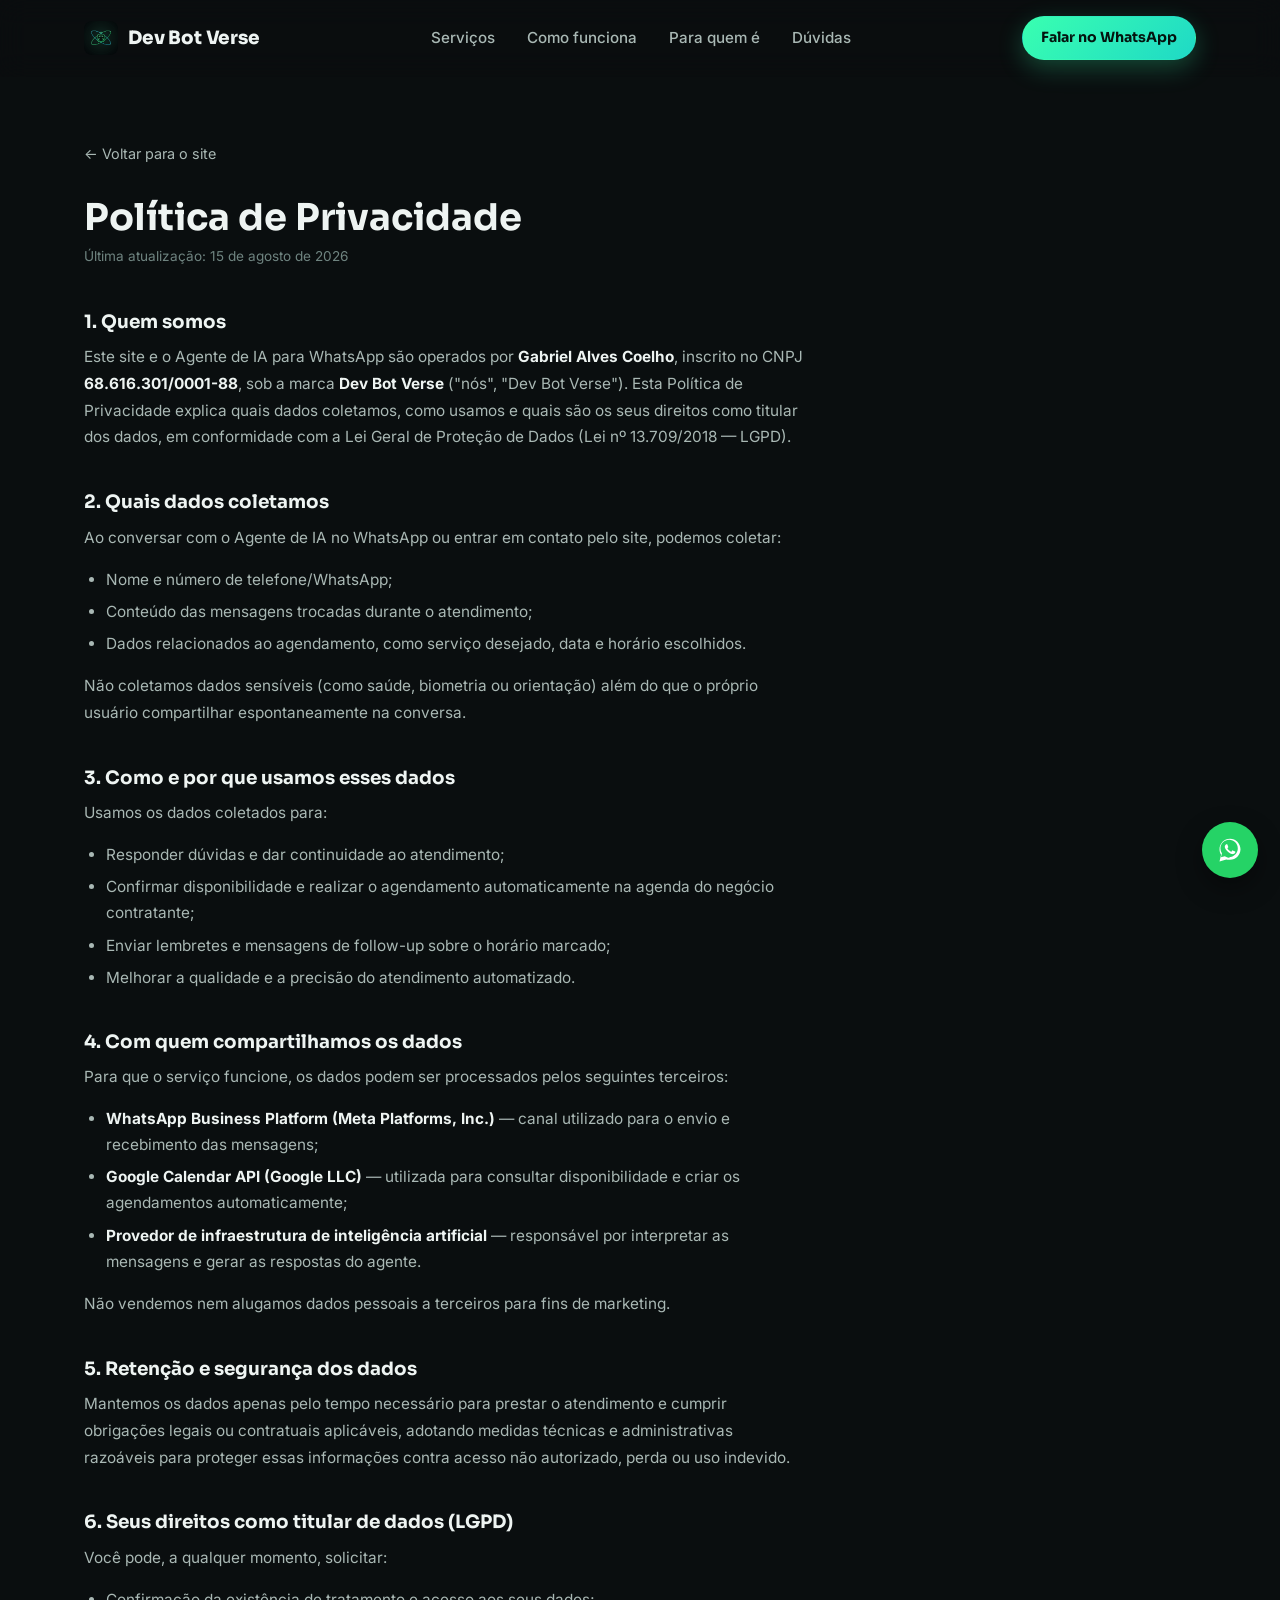
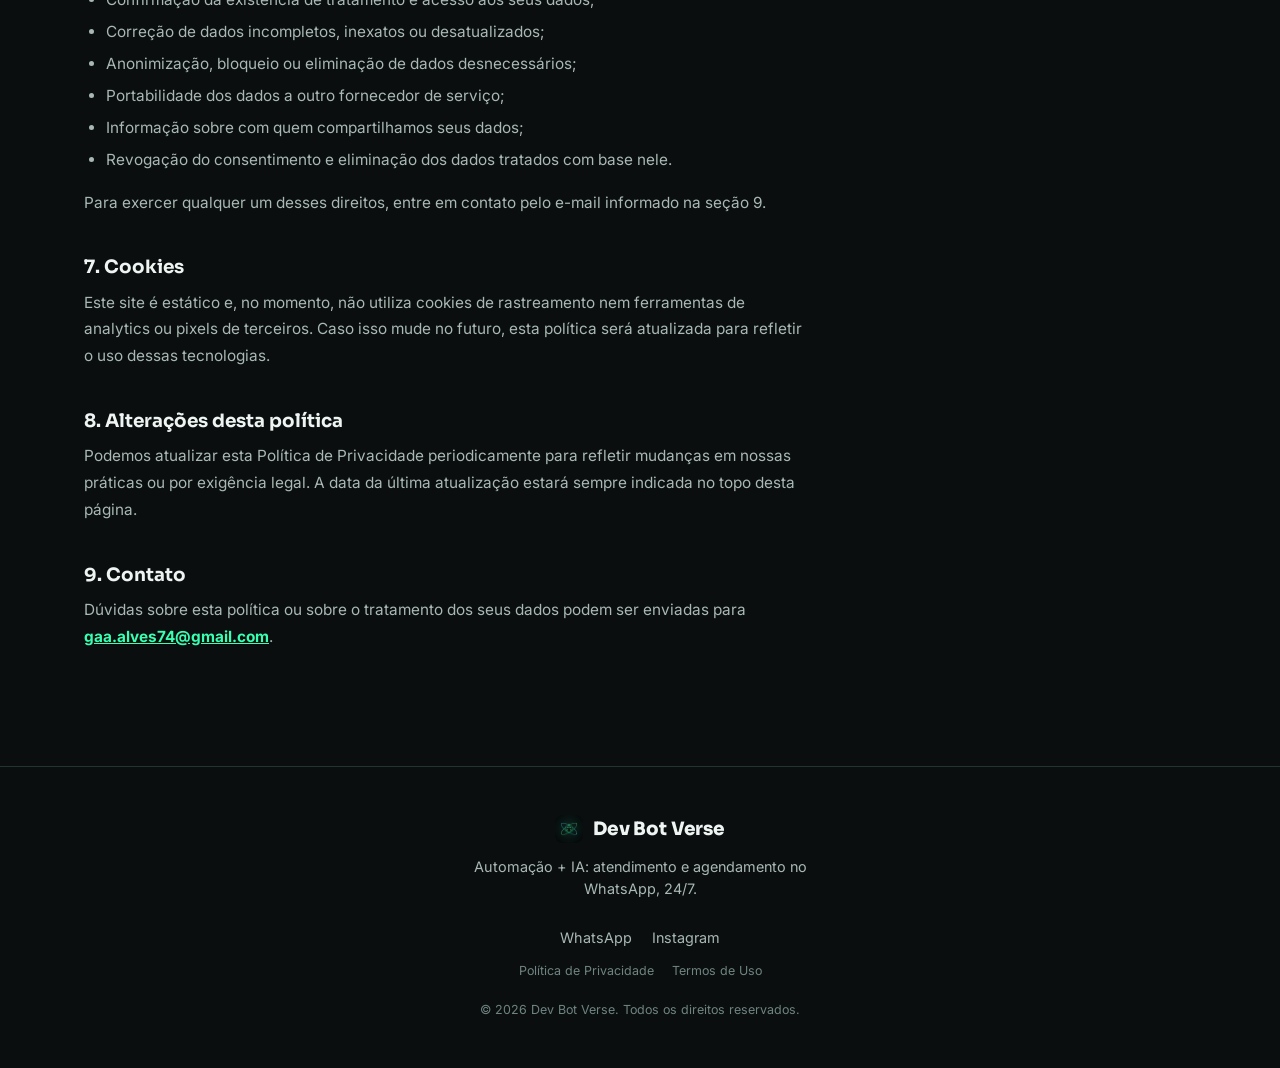
<file: privacidade.html>
<!DOCTYPE html>
<html lang="pt-BR">
<head>
<!-- Google tag (gtag.js) -->
<script async src="https://www.googletagmanager.com/gtag/js?id=AW-18513214392"></script>
<script>
  window.dataLayer = window.dataLayer || [];
  function gtag(){dataLayer.push(arguments);}
  gtag('js', new Date());
  gtag('config', 'AW-18513214392');
</script>
<meta charset="UTF-8">
<meta name="viewport" content="width=device-width, initial-scale=1.0">
<title>Política de Privacidade | Dev Bot Verse</title>
<meta name="description" content="Política de Privacidade da Dev Bot Verse: como coletamos, usamos e protegemos os dados de quem interage com nosso site e com o Agente de IA no WhatsApp.">
<meta name="robots" content="noindex">

<link rel="canonical" href="https://devbotverse.com.br/privacidade.html">
<link rel="icon" type="image/png" href="assets/logo.png">
<link rel="preconnect" href="https://fonts.googleapis.com">
<link rel="preconnect" href="https://fonts.gstatic.com" crossorigin>
<link href="https://fonts.googleapis.com/css2?family=Sora:wght@400;600;700;800&family=Inter:wght@400;500;600&display=swap" rel="stylesheet">
<link rel="stylesheet" href="css/style.css">
</head>
<body>

<a class="skip-link" href="#main">Pular para o conteúdo</a>

<header class="site-header" id="siteHeader">
  <div class="container header-inner">
    <a href="index.html" class="brand">
      <img src="assets/logo.png" alt="" class="brand-mark" width="34" height="34">
      <span class="brand-name">Dev Bot Verse</span>
    </a>

    <nav class="nav" id="mainNav">
      <a href="index.html#servicos">Serviços</a>
      <a href="index.html#como-funciona">Como funciona</a>
      <a href="index.html#para-quem">Para quem é</a>
      <a href="index.html#faq">Dúvidas</a>
    </nav>

    <div class="header-actions">
      <a class="btn btn-primary btn-sm" href="https://wa.me/5511974729278?text=Oi!%20Quero%20entender%20como%20funciona%20o%20Agente%20de%20IA%20da%20Dev%20Bot%20Verse" target="_blank" rel="noopener">
        Falar no WhatsApp
      </a>
      <button class="nav-toggle" id="navToggle" aria-label="Abrir menu" aria-expanded="false" aria-controls="mainNav">
        <span></span><span></span><span></span>
      </button>
    </div>
  </div>
</header>

<main id="main">
  <section class="legal-page">
    <div class="container">
      <a class="legal-back" href="index.html">← Voltar para o site</a>

      <div class="legal-header">
        <h1>Política de Privacidade</h1>
        <p class="legal-updated">Última atualização: 15 de agosto de 2026</p>
      </div>

      <article class="legal-content">
        <h2>1. Quem somos</h2>
        <p>
          Este site e o Agente de IA para WhatsApp são operados por <strong>Gabriel Alves Coelho</strong>,
          inscrito no CNPJ <strong>68.616.301/0001-88</strong>, sob a marca <strong>Dev Bot Verse</strong>
          ("nós", "Dev Bot Verse"). Esta Política de Privacidade explica quais dados coletamos, como
          usamos e quais são os seus direitos como titular dos dados, em conformidade com a Lei Geral
          de Proteção de Dados (Lei nº 13.709/2018 — LGPD).
        </p>

        <h2>2. Quais dados coletamos</h2>
        <p>Ao conversar com o Agente de IA no WhatsApp ou entrar em contato pelo site, podemos coletar:</p>
        <ul>
          <li>Nome e número de telefone/WhatsApp;</li>
          <li>Conteúdo das mensagens trocadas durante o atendimento;</li>
          <li>Dados relacionados ao agendamento, como serviço desejado, data e horário escolhidos.</li>
        </ul>
        <p>Não coletamos dados sensíveis (como saúde, biometria ou orientação) além do que o próprio usuário compartilhar espontaneamente na conversa.</p>

        <h2>3. Como e por que usamos esses dados</h2>
        <p>Usamos os dados coletados para:</p>
        <ul>
          <li>Responder dúvidas e dar continuidade ao atendimento;</li>
          <li>Confirmar disponibilidade e realizar o agendamento automaticamente na agenda do negócio contratante;</li>
          <li>Enviar lembretes e mensagens de follow-up sobre o horário marcado;</li>
          <li>Melhorar a qualidade e a precisão do atendimento automatizado.</li>
        </ul>

        <h2>4. Com quem compartilhamos os dados</h2>
        <p>Para que o serviço funcione, os dados podem ser processados pelos seguintes terceiros:</p>
        <ul>
          <li><strong>WhatsApp Business Platform (Meta Platforms, Inc.)</strong> — canal utilizado para o envio e recebimento das mensagens;</li>
          <li><strong>Google Calendar API (Google LLC)</strong> — utilizada para consultar disponibilidade e criar os agendamentos automaticamente;</li>
          <li><strong>Provedor de infraestrutura de inteligência artificial</strong> — responsável por interpretar as mensagens e gerar as respostas do agente.</li>
        </ul>
        <p>Não vendemos nem alugamos dados pessoais a terceiros para fins de marketing.</p>

        <h2>5. Retenção e segurança dos dados</h2>
        <p>
          Mantemos os dados apenas pelo tempo necessário para prestar o atendimento e cumprir
          obrigações legais ou contratuais aplicáveis, adotando medidas técnicas e administrativas
          razoáveis para proteger essas informações contra acesso não autorizado, perda ou uso indevido.
        </p>

        <h2>6. Seus direitos como titular de dados (LGPD)</h2>
        <p>Você pode, a qualquer momento, solicitar:</p>
        <ul>
          <li>Confirmação da existência de tratamento e acesso aos seus dados;</li>
          <li>Correção de dados incompletos, inexatos ou desatualizados;</li>
          <li>Anonimização, bloqueio ou eliminação de dados desnecessários;</li>
          <li>Portabilidade dos dados a outro fornecedor de serviço;</li>
          <li>Informação sobre com quem compartilhamos seus dados;</li>
          <li>Revogação do consentimento e eliminação dos dados tratados com base nele.</li>
        </ul>
        <p>Para exercer qualquer um desses direitos, entre em contato pelo e-mail informado na seção 9.</p>

        <h2>7. Cookies</h2>
        <p>
          Este site é estático e, no momento, não utiliza cookies de rastreamento nem ferramentas de
          analytics ou pixels de terceiros. Caso isso mude no futuro, esta política será atualizada
          para refletir o uso dessas tecnologias.
        </p>

        <h2>8. Alterações desta política</h2>
        <p>
          Podemos atualizar esta Política de Privacidade periodicamente para refletir mudanças em
          nossas práticas ou por exigência legal. A data da última atualização estará sempre indicada
          no topo desta página.
        </p>

        <h2>9. Contato</h2>
        <p>
          Dúvidas sobre esta política ou sobre o tratamento dos seus dados podem ser enviadas para
          <strong> <a href="mailto:gaa.alves74@gmail.com">gaa.alves74@gmail.com</a></strong>.
        </p>
      </article>
    </div>
  </section>
</main>

<footer class="site-footer">
  <div class="container footer-inner">
    <a href="index.html" class="brand">
      <img src="assets/logo.png" alt="" class="brand-mark" width="28" height="28">
      <span class="brand-name">Dev Bot Verse</span>
    </a>
    <p class="footer-tagline">Automação + IA: atendimento e agendamento no WhatsApp, 24/7.</p>
    <div class="footer-links">
      <a href="https://wa.me/5511974729278" target="_blank" rel="noopener">WhatsApp</a>
      <a href="https://instagram.com/devbotverse" target="_blank" rel="noopener">Instagram</a>
    </div>
    <div class="footer-legal">
      <a href="privacidade.html">Política de Privacidade</a>
      <a href="termos-de-uso.html">Termos de Uso</a>
    </div>
    <p class="footer-copy">© <span id="year"></span> Dev Bot Verse. Todos os direitos reservados.</p>
  </div>
</footer>

<a class="wa-float" href="https://wa.me/5511974729278?text=Oi!%20Quero%20entender%20como%20funciona%20o%20Agente%20de%20IA%20da%20Dev%20Bot%20Verse" target="_blank" rel="noopener" aria-label="Falar no WhatsApp">
  <svg viewBox="0 0 32 32" width="28" height="28" fill="currentColor" aria-hidden="true"><path d="M16.02 3C9.4 3 4.02 8.38 4.02 15c0 2.36.66 4.56 1.8 6.44L4 29l7.76-2.02A11.9 11.9 0 0 0 16.02 27C22.64 27 28 21.62 28 15S22.64 3 16.02 3zm0 21.8c-1.98 0-3.83-.55-5.4-1.5l-.39-.23-4.6 1.2 1.23-4.48-.25-.4a9.7 9.7 0 0 1-1.5-5.2c0-5.4 4.4-9.8 9.9-9.8 5.5 0 9.9 4.4 9.9 9.8s-4.4 9.8-9.9 9.8zm5.4-7.34c-.3-.15-1.76-.87-2.03-.97-.27-.1-.47-.15-.66.15-.2.3-.76.97-.93 1.17-.17.2-.34.22-.63.07-.3-.15-1.25-.46-2.38-1.47-.88-.78-1.47-1.75-1.65-2.05-.17-.3-.02-.46.13-.6.13-.13.3-.34.44-.5.15-.17.2-.3.3-.5.1-.2.05-.37-.02-.52-.08-.15-.66-1.6-.9-2.18-.24-.58-.48-.5-.66-.5h-.56c-.2 0-.52.07-.79.37-.27.3-1.03 1-1.03 2.45s1.06 2.85 1.2 3.05c.15.2 2.1 3.2 5.08 4.5.71.3 1.26.49 1.7.62.71.23 1.36.2 1.87.12.57-.08 1.76-.72 2-1.42.25-.7.25-1.3.17-1.42-.07-.13-.27-.2-.56-.35z"/></svg>
</a>

<script src="js/script.js"></script>
<!-- Conversão: Clique WhatsApp -->
<script>
document.addEventListener('click', function (e) {
  var link = e.target.closest('a[href*="wa.me"], a[href*="api.whatsapp.com"]');
  if (!link) return;
  gtag('event', 'conversion', {
    'send_to': 'AW-18513214392/4NEHCP_4jZ4dELj35PtE',
    'transport_type': 'beacon'
  });
});
</script>
</body>
</html>
</file>
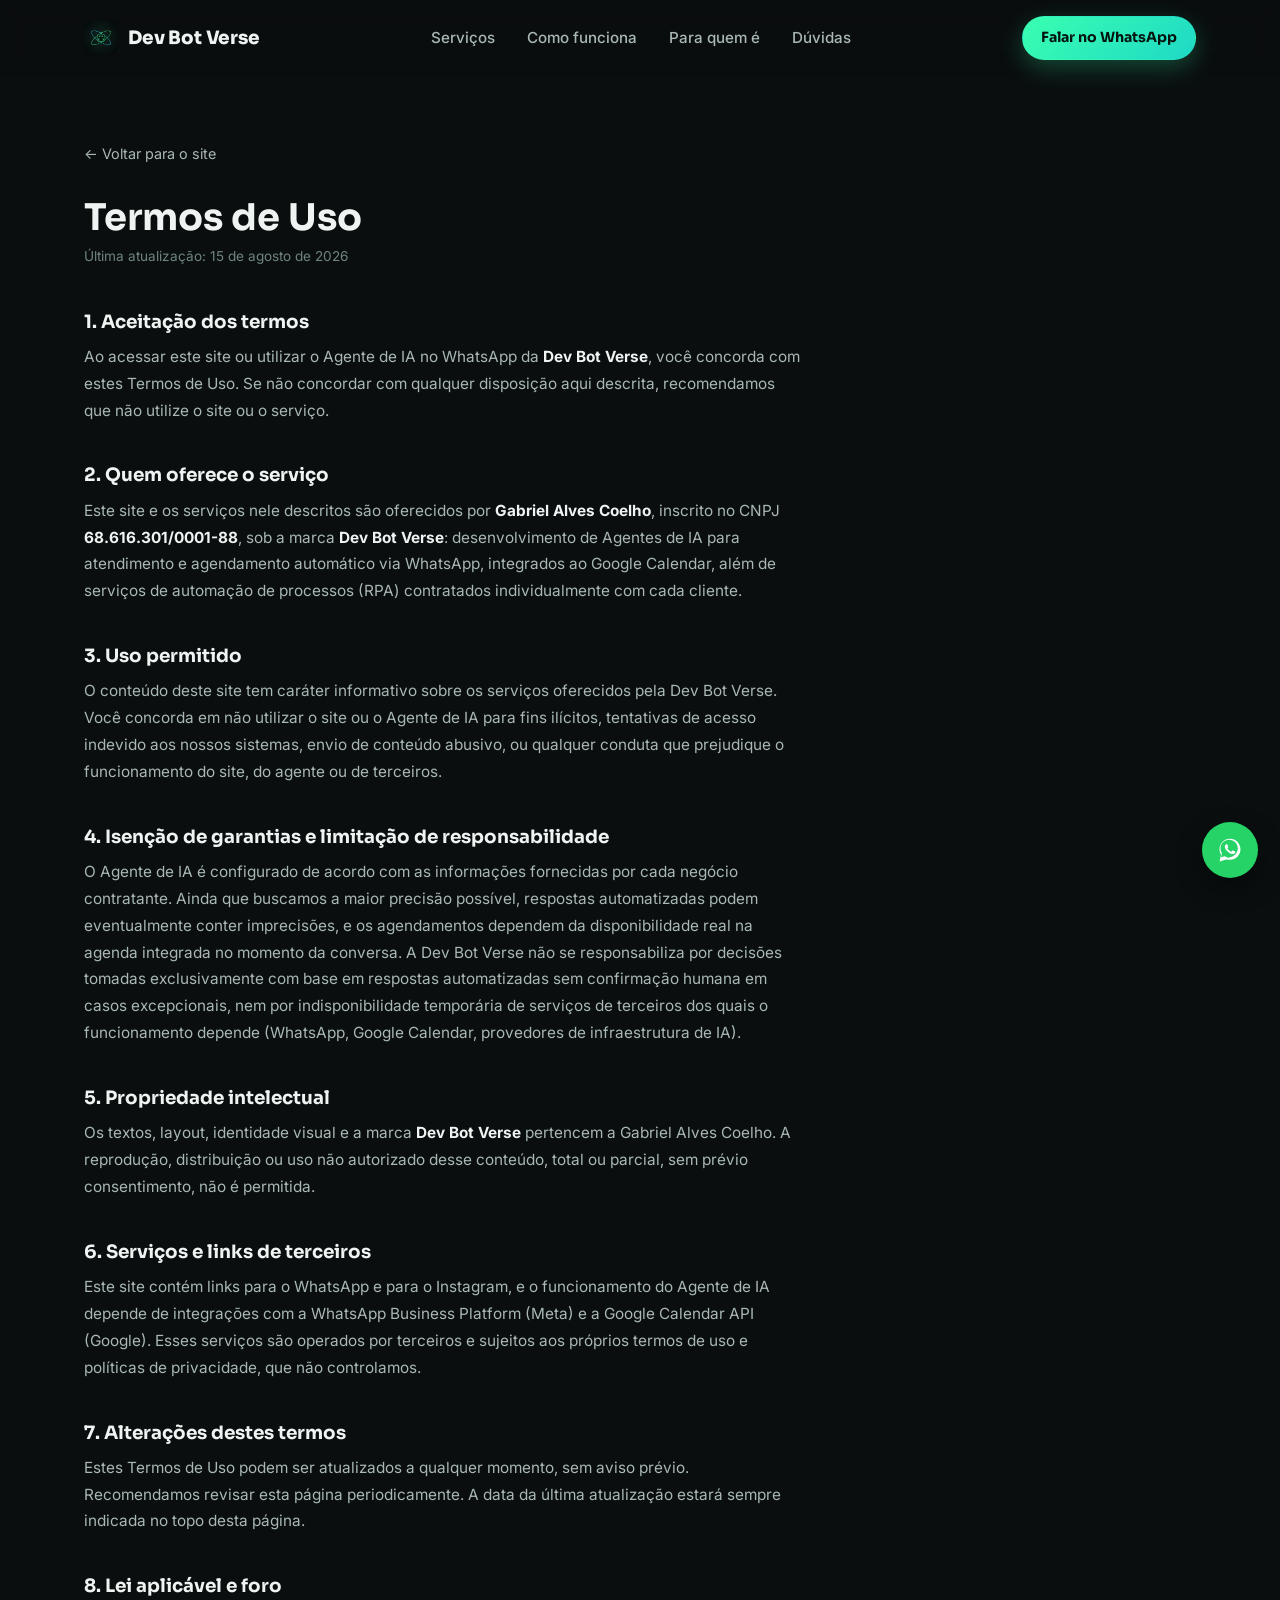
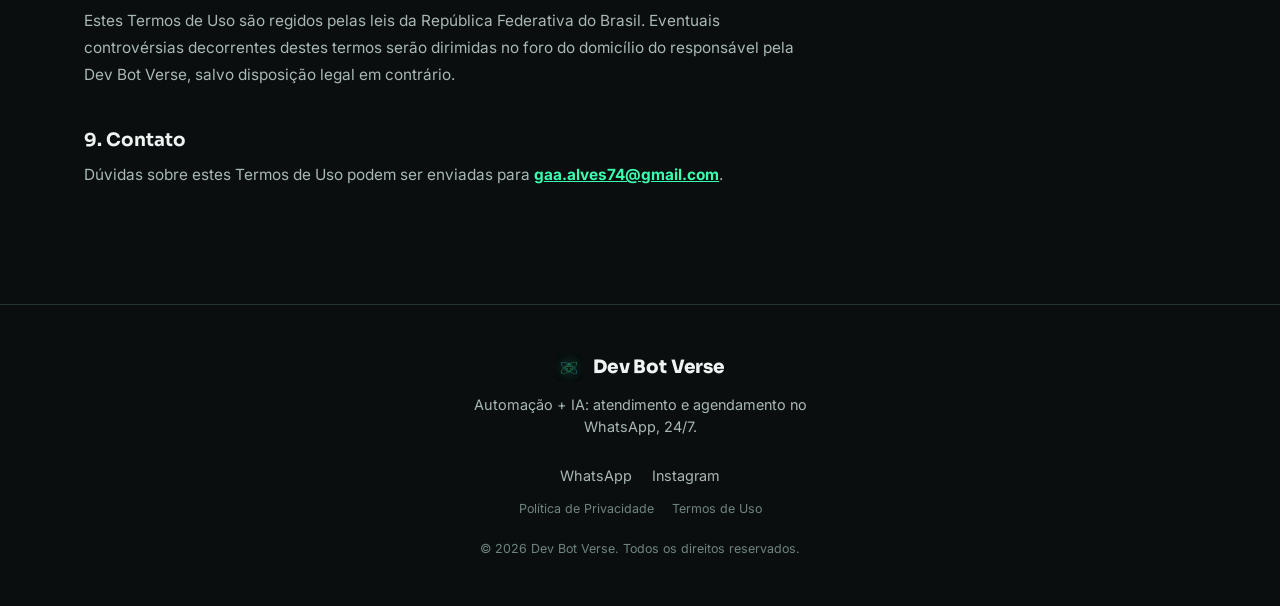
<file: termos-de-uso.html>
<!DOCTYPE html>
<html lang="pt-BR">
<head>
<!-- Google tag (gtag.js) -->
<script async src="https://www.googletagmanager.com/gtag/js?id=AW-18513214392"></script>
<script>
  window.dataLayer = window.dataLayer || [];
  function gtag(){dataLayer.push(arguments);}
  gtag('js', new Date());
  gtag('config', 'AW-18513214392');
</script>
<meta charset="UTF-8">
<meta name="viewport" content="width=device-width, initial-scale=1.0">
<title>Termos de Uso | Dev Bot Verse</title>
<meta name="description" content="Termos de Uso da Dev Bot Verse: condições para uso do site e do Agente de IA para WhatsApp.">
<meta name="robots" content="noindex">

<link rel="canonical" href="https://devbotverse.com.br/termos-de-uso.html">
<link rel="icon" type="image/png" href="assets/logo.png">
<link rel="preconnect" href="https://fonts.googleapis.com">
<link rel="preconnect" href="https://fonts.gstatic.com" crossorigin>
<link href="https://fonts.googleapis.com/css2?family=Sora:wght@400;600;700;800&family=Inter:wght@400;500;600&display=swap" rel="stylesheet">
<link rel="stylesheet" href="css/style.css">
</head>
<body>

<a class="skip-link" href="#main">Pular para o conteúdo</a>

<header class="site-header" id="siteHeader">
  <div class="container header-inner">
    <a href="index.html" class="brand">
      <img src="assets/logo.png" alt="" class="brand-mark" width="34" height="34">
      <span class="brand-name">Dev Bot Verse</span>
    </a>

    <nav class="nav" id="mainNav">
      <a href="index.html#servicos">Serviços</a>
      <a href="index.html#como-funciona">Como funciona</a>
      <a href="index.html#para-quem">Para quem é</a>
      <a href="index.html#faq">Dúvidas</a>
    </nav>

    <div class="header-actions">
      <a class="btn btn-primary btn-sm" href="https://wa.me/5511974729278?text=Oi!%20Quero%20entender%20como%20funciona%20o%20Agente%20de%20IA%20da%20Dev%20Bot%20Verse" target="_blank" rel="noopener">
        Falar no WhatsApp
      </a>
      <button class="nav-toggle" id="navToggle" aria-label="Abrir menu" aria-expanded="false" aria-controls="mainNav">
        <span></span><span></span><span></span>
      </button>
    </div>
  </div>
</header>

<main id="main">
  <section class="legal-page">
    <div class="container">
      <a class="legal-back" href="index.html">← Voltar para o site</a>

      <div class="legal-header">
        <h1>Termos de Uso</h1>
        <p class="legal-updated">Última atualização: 15 de agosto de 2026</p>
      </div>

      <article class="legal-content">
        <h2>1. Aceitação dos termos</h2>
        <p>
          Ao acessar este site ou utilizar o Agente de IA no WhatsApp da <strong>Dev Bot Verse</strong>,
          você concorda com estes Termos de Uso. Se não concordar com qualquer disposição aqui descrita,
          recomendamos que não utilize o site ou o serviço.
        </p>

        <h2>2. Quem oferece o serviço</h2>
        <p>
          Este site e os serviços nele descritos são oferecidos por <strong>Gabriel Alves Coelho</strong>,
          inscrito no CNPJ <strong>68.616.301/0001-88</strong>, sob a marca <strong>Dev Bot Verse</strong>:
          desenvolvimento de Agentes de IA para atendimento e agendamento automático via WhatsApp,
          integrados ao Google Calendar, além de serviços de automação de processos (RPA) contratados
          individualmente com cada cliente.
        </p>

        <h2>3. Uso permitido</h2>
        <p>
          O conteúdo deste site tem caráter informativo sobre os serviços oferecidos pela Dev Bot Verse.
          Você concorda em não utilizar o site ou o Agente de IA para fins ilícitos, tentativas de acesso
          indevido aos nossos sistemas, envio de conteúdo abusivo, ou qualquer conduta que prejudique o
          funcionamento do site, do agente ou de terceiros.
        </p>

        <h2>4. Isenção de garantias e limitação de responsabilidade</h2>
        <p>
          O Agente de IA é configurado de acordo com as informações fornecidas por cada negócio
          contratante. Ainda que buscamos a maior precisão possível, respostas automatizadas podem
          eventualmente conter imprecisões, e os agendamentos dependem da disponibilidade real na
          agenda integrada no momento da conversa. A Dev Bot Verse não se responsabiliza por decisões
          tomadas exclusivamente com base em respostas automatizadas sem confirmação humana em casos
          excepcionais, nem por indisponibilidade temporária de serviços de terceiros dos quais o
          funcionamento depende (WhatsApp, Google Calendar, provedores de infraestrutura de IA).
        </p>

        <h2>5. Propriedade intelectual</h2>
        <p>
          Os textos, layout, identidade visual e a marca <strong>Dev Bot Verse</strong> pertencem a
          Gabriel Alves Coelho. A reprodução, distribuição ou uso não autorizado desse conteúdo, total
          ou parcial, sem prévio consentimento, não é permitida.
        </p>

        <h2>6. Serviços e links de terceiros</h2>
        <p>
          Este site contém links para o WhatsApp e para o Instagram, e o funcionamento do Agente de IA
          depende de integrações com a WhatsApp Business Platform (Meta) e a Google Calendar API
          (Google). Esses serviços são operados por terceiros e sujeitos aos próprios termos de uso e
          políticas de privacidade, que não controlamos.
        </p>

        <h2>7. Alterações destes termos</h2>
        <p>
          Estes Termos de Uso podem ser atualizados a qualquer momento, sem aviso prévio. Recomendamos
          revisar esta página periodicamente. A data da última atualização estará sempre indicada no
          topo desta página.
        </p>

        <h2>8. Lei aplicável e foro</h2>
        <p>
          Estes Termos de Uso são regidos pelas leis da República Federativa do Brasil. Eventuais
          controvérsias decorrentes destes termos serão dirimidas no foro do domicílio do responsável
          pela Dev Bot Verse, salvo disposição legal em contrário.
        </p>

        <h2>9. Contato</h2>
        <p>
          Dúvidas sobre estes Termos de Uso podem ser enviadas para
          <strong> <a href="mailto:gaa.alves74@gmail.com">gaa.alves74@gmail.com</a></strong>.
        </p>
      </article>
    </div>
  </section>
</main>

<footer class="site-footer">
  <div class="container footer-inner">
    <a href="index.html" class="brand">
      <img src="assets/logo.png" alt="" class="brand-mark" width="28" height="28">
      <span class="brand-name">Dev Bot Verse</span>
    </a>
    <p class="footer-tagline">Automação + IA: atendimento e agendamento no WhatsApp, 24/7.</p>
    <div class="footer-links">
      <a href="https://wa.me/5511974729278" target="_blank" rel="noopener">WhatsApp</a>
      <a href="https://instagram.com/devbotverse" target="_blank" rel="noopener">Instagram</a>
    </div>
    <div class="footer-legal">
      <a href="privacidade.html">Política de Privacidade</a>
      <a href="termos-de-uso.html">Termos de Uso</a>
    </div>
    <p class="footer-copy">© <span id="year"></span> Dev Bot Verse. Todos os direitos reservados.</p>
  </div>
</footer>

<a class="wa-float" href="https://wa.me/5511974729278?text=Oi!%20Quero%20entender%20como%20funciona%20o%20Agente%20de%20IA%20da%20Dev%20Bot%20Verse" target="_blank" rel="noopener" aria-label="Falar no WhatsApp">
  <svg viewBox="0 0 32 32" width="28" height="28" fill="currentColor" aria-hidden="true"><path d="M16.02 3C9.4 3 4.02 8.38 4.02 15c0 2.36.66 4.56 1.8 6.44L4 29l7.76-2.02A11.9 11.9 0 0 0 16.02 27C22.64 27 28 21.62 28 15S22.64 3 16.02 3zm0 21.8c-1.98 0-3.83-.55-5.4-1.5l-.39-.23-4.6 1.2 1.23-4.48-.25-.4a9.7 9.7 0 0 1-1.5-5.2c0-5.4 4.4-9.8 9.9-9.8 5.5 0 9.9 4.4 9.9 9.8s-4.4 9.8-9.9 9.8zm5.4-7.34c-.3-.15-1.76-.87-2.03-.97-.27-.1-.47-.15-.66.15-.2.3-.76.97-.93 1.17-.17.2-.34.22-.63.07-.3-.15-1.25-.46-2.38-1.47-.88-.78-1.47-1.75-1.65-2.05-.17-.3-.02-.46.13-.6.13-.13.3-.34.44-.5.15-.17.2-.3.3-.5.1-.2.05-.37-.02-.52-.08-.15-.66-1.6-.9-2.18-.24-.58-.48-.5-.66-.5h-.56c-.2 0-.52.07-.79.37-.27.3-1.03 1-1.03 2.45s1.06 2.85 1.2 3.05c.15.2 2.1 3.2 5.08 4.5.71.3 1.26.49 1.7.62.71.23 1.36.2 1.87.12.57-.08 1.76-.72 2-1.42.25-.7.25-1.3.17-1.42-.07-.13-.27-.2-.56-.35z"/></svg>
</a>

<script src="js/script.js"></script>
<!-- Conversão: Clique WhatsApp -->
<script>
document.addEventListener('click', function (e) {
  var link = e.target.closest('a[href*="wa.me"], a[href*="api.whatsapp.com"]');
  if (!link) return;
  gtag('event', 'conversion', {
    'send_to': 'AW-18513214392/4NEHCP_4jZ4dELj35PtE',
    'transport_type': 'beacon'
  });
});
</script>
</body>
</html>
</file>
<file: css/style.css>
/* ---------- Tokens ---------- */
:root {
  --bg: #0a0e0f;
  --bg-alt: #0f1513;
  --surface: #131a18;
  --surface-2: #182220;
  --border: #223330;
  --text: #eef4f2;
  --text-dim: #a9b8b4;
  --text-faint: #6f8480;
  --accent: #39ffb0;
  --accent-2: #1fd9c6;
  --accent-soft: rgba(57, 255, 176, 0.12);
  --whatsapp: #25d366;
  --font-display: 'Sora', 'Inter', system-ui, sans-serif;
  --font-body: 'Inter', system-ui, sans-serif;
  --radius-lg: 20px;
  --radius-md: 14px;
  --radius-sm: 10px;
  --shadow-glow: 0 0 40px rgba(57, 255, 176, 0.12);
  --max-width: 1160px;
  --section-tint: rgba(15, 21, 19, 0.55);
}

/* ---------- Reset ---------- */
* { box-sizing: border-box; }
html { scroll-behavior: smooth; }
body {
  margin: 0;
  background: var(--bg);
  color: var(--text);
  font-family: var(--font-body);
  line-height: 1.55;
  -webkit-font-smoothing: antialiased;
}
img { max-width: 100%; display: block; }
a { color: inherit; text-decoration: none; }
h1, h2, h3 { font-family: var(--font-display); line-height: 1.15; margin: 0 0 0.5em; }
p { margin: 0 0 1em; color: var(--text-dim); }
ul { margin: 0; padding: 0; list-style: none; }

/* ---------- Fundo 3D (Three.js) ---------- */
#universe {
  position: fixed;
  inset: 0;
  width: 100%;
  height: 100%;
  z-index: -1;
  pointer-events: none;
}

.skip-link {
  position: absolute;
  left: -999px;
  top: 0;
  background: var(--accent);
  color: #04140f;
  padding: 10px 16px;
  border-radius: 0 0 8px 0;
  z-index: 200;
}
.skip-link:focus { left: 0; }

.container {
  max-width: var(--max-width);
  margin: 0 auto;
  padding: 0 24px;
}

section { padding: 88px 0; }
.eyebrow {
  text-transform: uppercase;
  letter-spacing: 0.14em;
  font-size: 0.78rem;
  font-weight: 600;
  color: var(--accent);
  margin-bottom: 14px;
}
.center { text-align: center; margin-left: auto; margin-right: auto; }
h2.center { max-width: 640px; }

/* ---------- Buttons ---------- */
.btn {
  display: inline-flex;
  align-items: center;
  gap: 8px;
  font-family: var(--font-display);
  font-weight: 700;
  border-radius: 999px;
  padding: 14px 26px;
  font-size: 0.98rem;
  border: 1px solid transparent;
  cursor: pointer;
  transition: transform 0.15s ease, box-shadow 0.15s ease, background 0.15s ease;
  white-space: nowrap;
}
.btn:hover { transform: translateY(-2px); }
.btn-primary {
  background: linear-gradient(135deg, var(--accent), var(--accent-2));
  color: #04140f;
  box-shadow: 0 8px 24px rgba(57, 255, 176, 0.25);
}
.btn-primary:hover { box-shadow: 0 10px 30px rgba(57, 255, 176, 0.38); }
.btn-outline {
  background: transparent;
  border-color: var(--border);
  color: var(--text);
}
.btn-outline:hover { border-color: var(--accent); color: var(--accent); }
.btn-ghost {
  background: transparent;
  color: var(--text);
  border-color: transparent;
}
.btn-ghost:hover { color: var(--accent); }
.btn-lg { padding: 16px 32px; font-size: 1.05rem; }
.btn-sm { padding: 10px 18px; font-size: 0.88rem; }

/* ---------- Header ---------- */
.site-header {
  position: sticky;
  top: 0;
  z-index: 100;
  background: rgba(10, 14, 15, 0.7);
  backdrop-filter: blur(14px);
  border-bottom: 1px solid transparent;
  transition: border-color 0.2s ease, background 0.2s ease;
}
.site-header.scrolled {
  border-bottom-color: var(--border);
  background: rgba(10, 14, 15, 0.92);
}
.header-inner {
  display: flex;
  align-items: center;
  justify-content: space-between;
  height: 76px;
}
.brand { display: flex; align-items: center; gap: 10px; }
.brand-mark { border-radius: 8px; }
.brand-name {
  font-family: var(--font-display);
  font-weight: 800;
  font-size: 1.15rem;
  letter-spacing: -0.01em;
}
.nav { display: flex; gap: 32px; }
.nav a {
  color: var(--text-dim);
  font-weight: 500;
  font-size: 0.95rem;
  transition: color 0.15s ease;
}
.nav a:hover { color: var(--accent); }
.header-actions { display: flex; align-items: center; gap: 14px; }

.nav-toggle {
  display: none;
  flex-direction: column;
  justify-content: center;
  gap: 5px;
  width: 38px;
  height: 38px;
  background: transparent;
  border: 1px solid var(--border);
  border-radius: 8px;
  cursor: pointer;
}
.nav-toggle span {
  display: block;
  width: 18px;
  height: 2px;
  background: var(--text);
  margin: 0 auto;
  transition: transform 0.2s ease, opacity 0.2s ease;
}
.nav-toggle.open span:nth-child(1) { transform: translateY(7px) rotate(45deg); }
.nav-toggle.open span:nth-child(2) { opacity: 0; }
.nav-toggle.open span:nth-child(3) { transform: translateY(-7px) rotate(-45deg); }

/* ---------- Hero ---------- */
.hero {
  padding: 72px 0 96px;
  background:
    radial-gradient(600px 400px at 85% 10%, var(--accent-soft), transparent 60%);
}
.hero-inner {
  display: grid;
  grid-template-columns: 1.05fr 0.95fr;
  gap: 56px;
  align-items: stretch;
}
.hero-copy { display: flex; flex-direction: column; padding-top: 12px; }
.hero-copy h1 {
  font-size: clamp(2.1rem, 4vw, 3.1rem);
  font-weight: 800;
  letter-spacing: -0.02em;
}
.hero-sub {
  font-size: 1.08rem;
  max-width: 540px;
}
.hero-ctas { display: flex; flex-wrap: wrap; gap: 14px; margin: 28px 0 14px; }
.hero-note { font-size: 0.85rem; color: var(--text-faint); margin-top: auto; padding-top: 18px; }

/* Phone / chat mockup */
.hero-visual { display: flex; flex-direction: column; align-items: center; }
.phone {
  position: relative;
  width: 320px;
  max-width: 100%;
  background: #05070a;
  border-radius: 42px;
  padding: 14px;
  box-shadow: var(--shadow-glow), 0 30px 60px rgba(0,0,0,0.5);
  border: 1px solid var(--border);
}
.phone-notch {
  position: absolute;
  top: 14px;
  left: 50%;
  transform: translateX(-50%);
  width: 120px;
  height: 22px;
  background: #05070a;
  border-radius: 0 0 16px 16px;
  z-index: 2;
}
.chat-app {
  background: #efe6d9;
  border-radius: 30px;
  overflow: hidden;
  height: 560px;
  display: flex;
  flex-direction: column;
}
.chat-header {
  background: #f4f1ea;
  color: #101312;
  padding: 14px 14px 10px;
  display: flex;
  align-items: center;
  gap: 10px;
  padding-top: 30px;
}
.chat-back { font-size: 1.2rem; color: #1fbf8f; }
.chat-avatar {
  width: 34px; height: 34px;
  border-radius: 50%;
  background: linear-gradient(135deg, var(--accent), var(--accent-2));
  color: #04140f;
  font-weight: 700;
  font-size: 0.78rem;
  display: flex; align-items: center; justify-content: center;
}
.chat-title { display: flex; flex-direction: column; font-size: 0.85rem; }
.chat-title strong { font-size: 0.86rem; }
.chat-title small { color: #6b7a76; display: flex; align-items: center; gap: 5px; font-size: 0.72rem; }
.dot-online { width: 6px; height: 6px; border-radius: 50%; background: #2fbf71; display: inline-block; }

.chat-body {
  flex: 1;
  padding: 14px;
  display: flex;
  flex-direction: column;
  gap: 9px;
  overflow-y: auto;
}
.bubble {
  max-width: 78%;
  padding: 9px 12px;
  border-radius: 12px;
  font-size: 0.82rem;
  line-height: 1.35;
  color: #101312;
  opacity: 0;
  transform: translateY(6px);
  animation: bubble-in 0.4s ease forwards;
}
.bubble.in { background: #ffffff; align-self: flex-start; border-bottom-left-radius: 3px; }
.bubble.out { background: #d5fdd1; align-self: flex-end; border-bottom-right-radius: 3px; }
.bubble.typing {
  align-self: flex-start;
  background: #ffffff;
  display: flex;
  gap: 4px;
  padding: 12px 14px;
  border-bottom-left-radius: 3px;
}
.bubble.typing span {
  width: 6px; height: 6px;
  border-radius: 50%;
  background: #9aa39f;
  animation: typing-dot 1.1s infinite ease-in-out;
}
.bubble.typing span:nth-child(2) { animation-delay: 0.15s; }
.bubble.typing span:nth-child(3) { animation-delay: 0.3s; }

@keyframes bubble-in { to { opacity: 1; transform: translateY(0); } }
@keyframes typing-dot { 0%, 60%, 100% { transform: translateY(0); opacity: 0.5; } 30% { transform: translateY(-4px); opacity: 1; } }

.chat-inputbar {
  background: #f4f1ea;
  padding: 10px 14px 16px;
  display: flex;
  align-items: center;
  gap: 10px;
  font-size: 0.85rem;
  color: #8b968f;
}
.chat-placeholder {
  flex: 1;
  background: #ffffff;
  border-radius: 999px;
  padding: 8px 14px;
}
.visual-caption {
  margin-top: auto;
  padding-top: 18px;
  font-size: 0.82rem;
  color: var(--text-faint);
  text-align: center;
}

/* ---------- Pain ---------- */
.pain { background: var(--section-tint); }
.pain h2 {
  max-width: 620px;
  font-size: clamp(1.6rem, 3vw, 2.1rem);
  margin-bottom: 44px;
}
.pain-grid {
  display: grid;
  grid-template-columns: repeat(3, 1fr);
  gap: 24px;
}
.pain-card {
  background: var(--surface);
  border: 1px solid var(--border);
  border-radius: var(--radius-md);
  padding: 28px;
}
.pain-icon { font-size: 1.8rem; display: block; margin-bottom: 14px; }
.pain-card h3 { font-size: 1.1rem; margin-bottom: 8px; }
.pain-card p { margin: 0; font-size: 0.94rem; }

/* ---------- How ---------- */
.how-grid {
  display: grid;
  grid-template-columns: repeat(4, 1fr);
  gap: 22px;
  margin-top: 48px;
}
.how-card {
  padding: 26px 22px;
  border-radius: var(--radius-md);
  border: 1px solid var(--border);
  background: linear-gradient(180deg, var(--surface), transparent);
}
.how-num {
  font-family: var(--font-display);
  font-size: 0.85rem;
  color: var(--accent);
  font-weight: 700;
  display: block;
  margin-bottom: 10px;
}
.how-card h3 { font-size: 1.02rem; margin-bottom: 8px; }
.how-card p { font-size: 0.9rem; margin: 0; }

/* ---------- Calendar (Google Calendar integration) ---------- */
.calendar-section { background: var(--section-tint); }
.calendar-inner {
  display: grid;
  grid-template-columns: 0.95fr 1.05fr;
  gap: 56px;
  align-items: center;
}
.calendar-copy h2 {
  font-size: clamp(1.6rem, 3vw, 2.15rem);
  max-width: 480px;
}
.calendar-sub { max-width: 460px; }
.calendar-points { display: flex; flex-direction: column; gap: 12px; margin-top: 22px; }
.calendar-points li {
  display: flex;
  align-items: flex-start;
  gap: 10px;
  font-size: 0.94rem;
  color: var(--text-dim);
}
.calendar-points li span {
  color: var(--accent);
  font-weight: 700;
  flex-shrink: 0;
}

.calendar-visual { display: flex; justify-content: center; }
.calendar-card {
  position: relative;
  width: 100%;
  max-width: 420px;
  background: #ffffff;
  color: #1f2937;
  border-radius: var(--radius-lg);
  overflow: hidden;
  box-shadow: var(--shadow-glow), 0 30px 60px rgba(0,0,0,0.45);
  border: 1px solid var(--border);
}
.calendar-toolbar {
  display: flex;
  align-items: center;
  gap: 7px;
  padding: 16px 18px;
  border-bottom: 1px solid #e8eaed;
}
.calendar-dot { width: 10px; height: 10px; border-radius: 50%; }
.calendar-dot.red { background: #ef5350; }
.calendar-dot.yellow { background: #fbc02d; }
.calendar-dot.green { background: #43a047; }
.calendar-month {
  margin-left: auto;
  font-family: var(--font-display);
  font-weight: 700;
  font-size: 0.85rem;
  color: #3c4043;
}
.calendar-grid {
  display: grid;
  grid-template-columns: repeat(3, 1fr);
  padding: 16px 18px 22px;
  gap: 0 10px;
}
.calendar-day-label {
  text-align: center;
  font-size: 0.72rem;
  font-weight: 600;
  color: #70757a;
  padding-bottom: 12px;
  border-bottom: 2px solid transparent;
}
.calendar-day-label small { font-size: 0.95rem; font-weight: 700; color: #3c4043; }
.calendar-day-active { color: #1a73e8; border-bottom-color: #1a73e8; }
.calendar-day-active small { color: #1a73e8; }
.calendar-col { display: flex; flex-direction: column; gap: 8px; padding-top: 12px; }
.calendar-slot {
  height: 30px;
  border-radius: 6px;
  background: #f1f3f4;
}
.calendar-col-active .calendar-slot { background: #f1f3f4; }
.calendar-event {
  border-radius: 8px;
  background: linear-gradient(135deg, var(--accent), var(--accent-2));
  color: #04140f;
  padding: 8px 10px;
  display: flex;
  flex-direction: column;
  gap: 2px;
  transform: scale(0.9);
  opacity: 0;
  animation: calendar-pop 0.5s ease forwards;
  animation-delay: 0.6s;
  box-shadow: 0 8px 18px rgba(57, 255, 176, 0.35);
}
.calendar-event strong { font-size: 0.74rem; font-family: var(--font-display); }
.calendar-event span { font-size: 0.66rem; opacity: 0.85; }

@keyframes calendar-pop {
  0% { transform: scale(0.85); opacity: 0; }
  70% { transform: scale(1.04); opacity: 1; }
  100% { transform: scale(1); opacity: 1; }
}

.calendar-toast {
  display: flex;
  align-items: center;
  gap: 8px;
  margin: 0 18px 18px;
  padding: 10px 14px;
  background: #202124;
  color: #fff;
  border-radius: 10px;
  font-size: 0.78rem;
  font-weight: 500;
  transform: translateY(10px);
  opacity: 0;
  animation: calendar-toast-in 0.45s ease forwards;
  animation-delay: 1.1s;
}
.calendar-toast-check {
  width: 18px; height: 18px;
  border-radius: 50%;
  background: var(--accent);
  color: #04140f;
  font-size: 0.68rem;
  font-weight: 800;
  display: flex; align-items: center; justify-content: center;
  flex-shrink: 0;
}
@keyframes calendar-toast-in { to { transform: translateY(0); opacity: 1; } }

/* ---------- Services ---------- */
.services { background: var(--section-tint); }
.services-grid {
  display: grid;
  grid-template-columns: 1fr 1fr;
  gap: 26px;
  margin-top: 48px;
}
.service-card {
  background: var(--surface);
  border: 1px solid var(--border);
  border-radius: var(--radius-lg);
  padding: 34px;
  display: flex;
  flex-direction: column;
}
.service-card--featured {
  border-color: var(--accent);
  box-shadow: var(--shadow-glow);
  background: linear-gradient(160deg, var(--surface-2), var(--surface));
}
.service-badge {
  align-self: flex-start;
  font-size: 0.72rem;
  font-weight: 700;
  text-transform: uppercase;
  letter-spacing: 0.06em;
  padding: 5px 12px;
  border-radius: 999px;
  background: var(--accent-soft);
  color: var(--accent);
  margin-bottom: 16px;
}
.service-badge--alt { background: var(--surface-2); color: var(--text-dim); }
.service-card h3 { font-size: 1.35rem; }
.service-list { margin: 18px 0 26px; display: flex; flex-direction: column; gap: 10px; }
.service-list li {
  font-size: 0.92rem;
  color: var(--text-dim);
  padding-left: 24px;
  position: relative;
}
.service-list li::before {
  content: "✓";
  position: absolute;
  left: 0;
  color: var(--accent);
  font-weight: 700;
}
.service-card .btn { margin-top: auto; align-self: flex-start; }

/* ---------- Audience ---------- */
.audience-grid {
  display: grid;
  grid-template-columns: repeat(3, 1fr);
  gap: 22px;
  margin-top: 48px;
}
.audience-card {
  padding: 28px 24px;
  border-radius: var(--radius-md);
  border: 1px solid var(--border);
  text-align: center;
  background: var(--surface);
}
.audience-icon { font-size: 2rem; display: block; margin-bottom: 12px; }
.audience-card h3 { font-size: 1.1rem; }
.audience-card p { font-size: 0.92rem; margin: 0; }

/* ---------- Stats ---------- */
.stats {
  background: linear-gradient(135deg, var(--accent-soft), transparent 70%), rgba(10, 14, 15, 0.45);
  border-top: 1px solid var(--border);
  border-bottom: 1px solid var(--border);
}
.stats-grid {
  display: grid;
  grid-template-columns: repeat(4, 1fr);
  gap: 24px;
  text-align: center;
}
.stat-num {
  display: block;
  font-family: var(--font-display);
  font-size: 2.1rem;
  font-weight: 800;
  color: var(--accent);
}
.stat-label {
  font-size: 0.85rem;
  color: var(--text-dim);
}

/* ---------- FAQ ---------- */
.faq-list {
  max-width: 720px;
  margin: 44px auto 0;
  display: flex;
  flex-direction: column;
  gap: 12px;
}
.faq-item {
  background: var(--surface);
  border: 1px solid var(--border);
  border-radius: var(--radius-sm);
  padding: 6px 20px;
}
.faq-item summary {
  cursor: pointer;
  padding: 16px 0;
  font-weight: 600;
  font-family: var(--font-display);
  list-style: none;
  position: relative;
  padding-right: 24px;
}
.faq-item summary::-webkit-details-marker { display: none; }
.faq-item summary::after {
  content: "+";
  position: absolute;
  right: 0;
  top: 14px;
  color: var(--accent);
  font-size: 1.3rem;
  transition: transform 0.2s ease;
}
.faq-item[open] summary::after { transform: rotate(45deg); }
.faq-item p { padding-bottom: 18px; font-size: 0.92rem; }

/* ---------- CTA final ---------- */
.cta-final {
  background: radial-gradient(700px 300px at 50% 0%, var(--accent-soft), transparent 70%), var(--section-tint);
  text-align: center;
}
.cta-final-inner { max-width: 640px; margin: 0 auto; }
.cta-final h2 { font-size: clamp(1.7rem, 3.4vw, 2.4rem); }

/* ---------- Footer ---------- */
.site-footer {
  padding: 48px 0;
  border-top: 1px solid var(--border);
  background: rgba(10, 14, 15, 0.8);
}
.footer-inner {
  display: flex;
  flex-direction: column;
  align-items: center;
  gap: 12px;
  text-align: center;
}
.footer-tagline { font-size: 0.9rem; max-width: 380px; }
.footer-links { display: flex; gap: 20px; }
.footer-links a { color: var(--text-dim); font-size: 0.9rem; }
.footer-links a:hover { color: var(--accent); }
.footer-copy { font-size: 0.78rem; color: var(--text-faint); margin: 8px 0 0; }
.footer-legal { display: flex; gap: 18px; }
.footer-legal a { color: var(--text-faint); font-size: 0.78rem; }
.footer-legal a:hover { color: var(--accent); }

/* ---------- Legal pages (Privacidade / Termos) ---------- */
.legal-page { padding: 64px 0 100px; }
.legal-back {
  display: inline-flex;
  align-items: center;
  gap: 6px;
  color: var(--text-dim);
  font-size: 0.9rem;
  margin-bottom: 32px;
}
.legal-back:hover { color: var(--accent); }
.legal-header h1 {
  font-size: clamp(1.8rem, 3.4vw, 2.3rem);
  margin-bottom: 6px;
}
.legal-updated { color: var(--text-faint); font-size: 0.85rem; margin-bottom: 44px; }
.legal-content { max-width: 720px; }
.legal-content h2 {
  font-family: var(--font-display);
  font-size: 1.15rem;
  margin-top: 40px;
  margin-bottom: 12px;
}
.legal-content h2:first-child { margin-top: 0; }
.legal-content p { font-size: 0.96rem; line-height: 1.75; }
.legal-content ul { margin: 0 0 16px; padding-left: 22px; list-style: disc; }
.legal-content li { font-size: 0.96rem; line-height: 1.7; color: var(--text-dim); margin-bottom: 6px; }
.legal-content strong { color: var(--text); }
.legal-content a { color: var(--accent); text-decoration: underline; }

/* ---------- WhatsApp float button ---------- */
.wa-float {
  position: fixed;
  bottom: 22px;
  right: 22px;
  width: 56px;
  height: 56px;
  background: var(--whatsapp);
  color: #fff;
  border-radius: 50%;
  display: flex;
  align-items: center;
  justify-content: center;
  box-shadow: 0 10px 26px rgba(0,0,0,0.4);
  z-index: 90;
  transition: transform 0.15s ease;
}
.wa-float:hover { transform: scale(1.08); }

/* ---------- Responsive ---------- */
@media (max-width: 980px) {
  .hero-inner { grid-template-columns: 1fr; }
  .hero-visual { order: -1; }
  .calendar-inner { grid-template-columns: 1fr; }
  .calendar-visual { order: -1; }
  .pain-grid, .how-grid, .audience-grid { grid-template-columns: repeat(2, 1fr); }
  .services-grid { grid-template-columns: 1fr; }
  .stats-grid { grid-template-columns: repeat(2, 1fr); gap: 32px; }
}

@media (max-width: 720px) {
  section { padding: 64px 0; }
  .nav {
    position: absolute;
    top: 76px;
    left: 0;
    right: 0;
    background: rgba(10, 14, 15, 0.98);
    border-bottom: 1px solid var(--border);
    flex-direction: column;
    padding: 18px 24px;
    gap: 18px;
    display: none;
  }
  .nav.open { display: flex; }
  .nav-toggle { display: flex; }
  .header-actions .btn-sm { padding: 9px 14px; font-size: 0.82rem; }
  .pain-grid, .how-grid, .audience-grid { grid-template-columns: 1fr; }
  .stats-grid { grid-template-columns: 1fr 1fr; }
  .phone { width: 100%; }
  .chat-app { height: 480px; }
}
</file>
